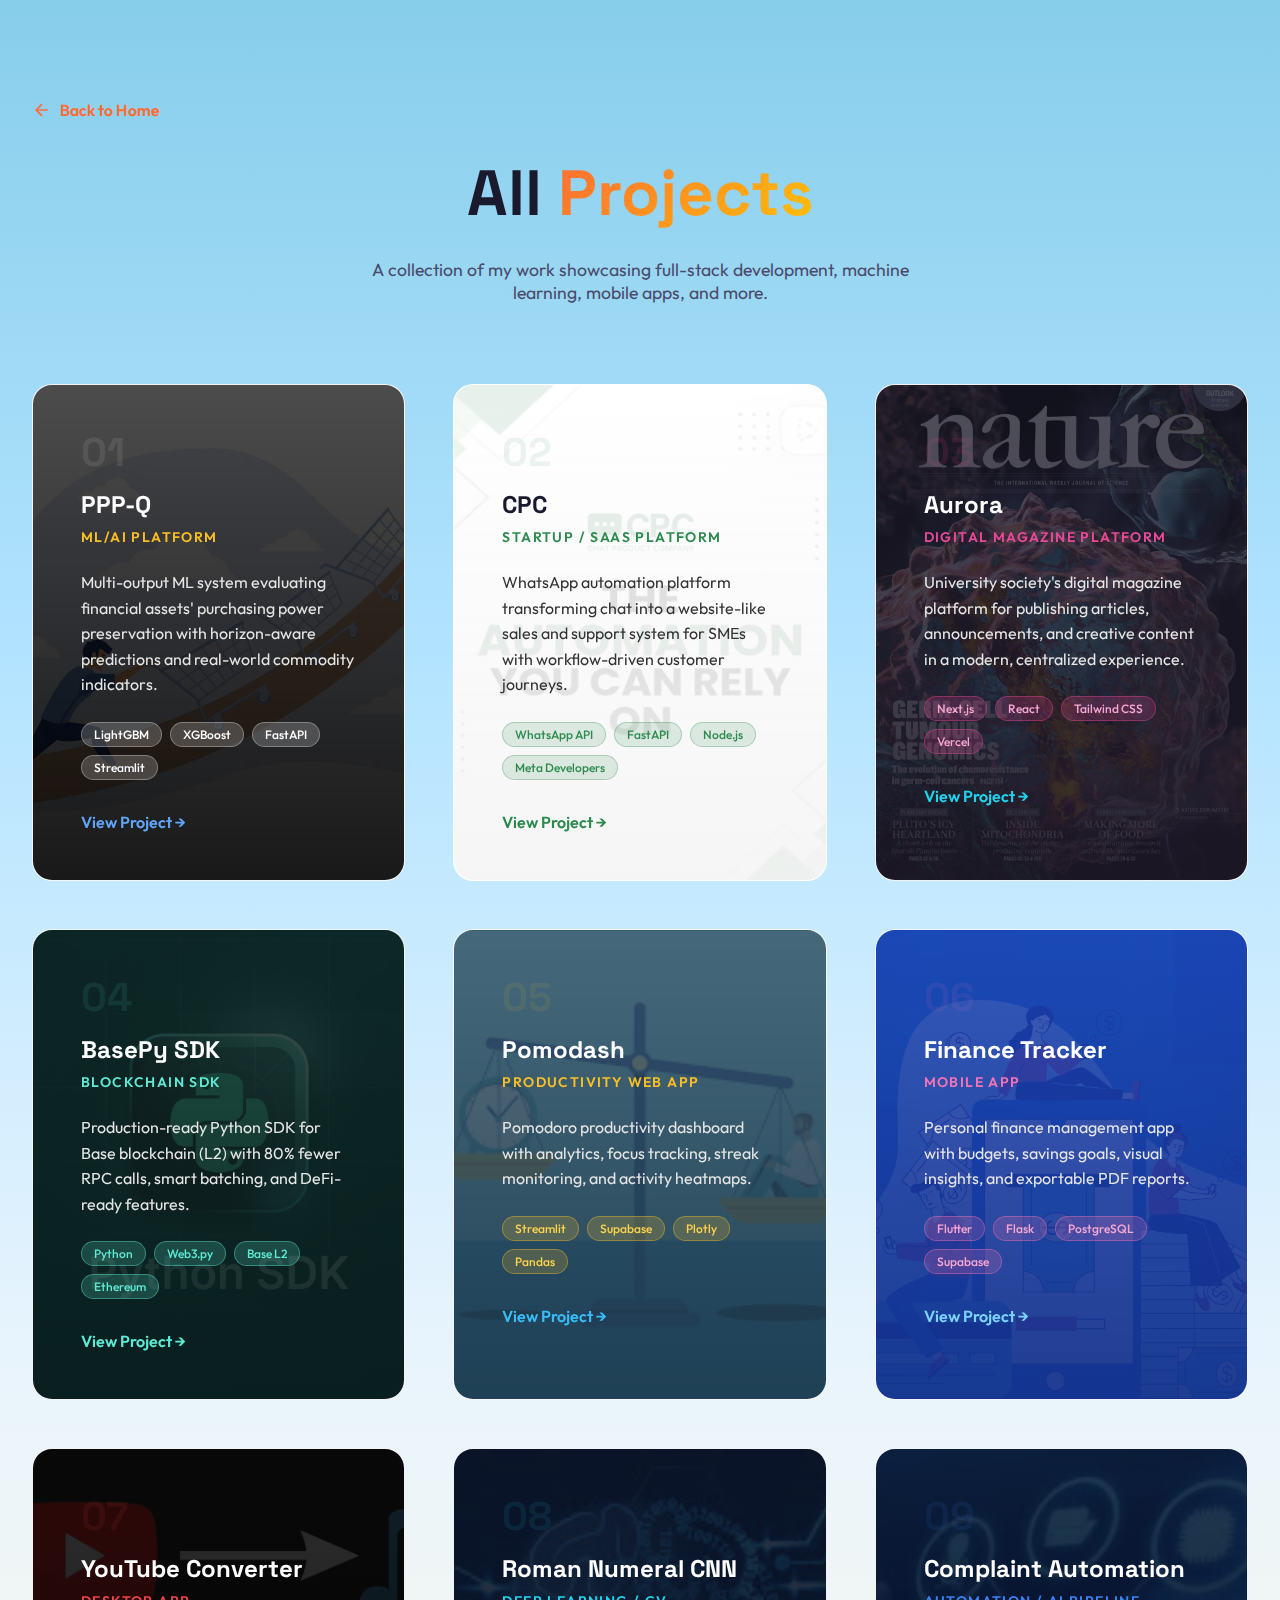
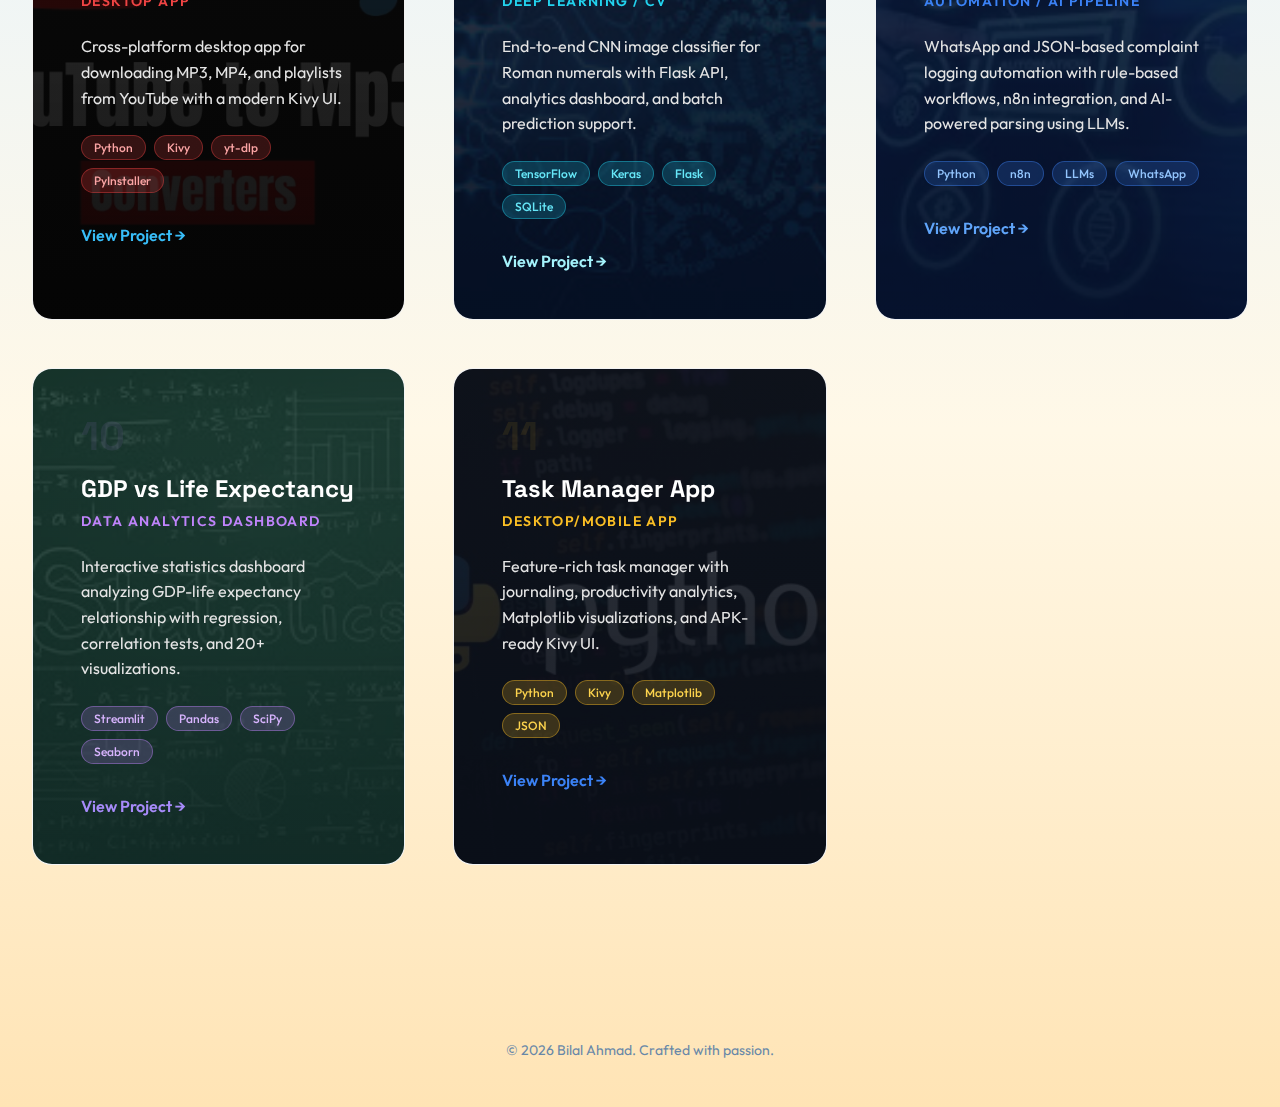
<file: projects.html>
<!DOCTYPE html>
<html lang="en">

<head>
    <meta charset="UTF-8">
    <meta name="viewport" content="width=device-width, initial-scale=1.0">
    <meta name="description" content="Bilal Ahmad's Projects - View all my creative development work">
    <meta name="keywords" content="Bilal Ahmad, Projects, Portfolio, Web Developer">
    <meta name="author" content="Bilal Ahmad">
    <meta name="theme-color" content="#0a0a0f">

    <title>Projects | Bilal Ahmad</title>

    <!-- Google Fonts -->
    <link rel="preconnect" href="https://fonts.googleapis.com">
    <link rel="preconnect" href="https://fonts.gstatic.com" crossorigin>
    <link
        href="https://fonts.googleapis.com/css2?family=Outfit:wght@300;400;500;600;700;800&family=Space+Grotesk:wght@400;500;600;700&display=swap"
        rel="stylesheet">

    <!-- Styles -->
    <link rel="stylesheet" href="css/styles.css">
    <style>
        /* Projects Page Specific Styles */
        .projects-page {
            min-height: 100vh;
            padding: var(--space-xl) var(--space-lg);
            padding-top: 100px;
        }

        .projects-header {
            text-align: center;
            margin-bottom: var(--space-2xl);
        }

        .projects-header h1 {
            font-family: var(--font-display);
            font-size: clamp(2.5rem, 8vw, 4rem);
            margin-bottom: var(--space-md);
        }

        .projects-header h1 .accent {
            background: linear-gradient(135deg, var(--accent-primary), var(--accent-secondary));
            -webkit-background-clip: text;
            -webkit-text-fill-color: transparent;
            background-clip: text;
        }

        .projects-header p {
            color: var(--text-secondary);
            font-size: 1.1rem;
            max-width: 600px;
            margin: 0 auto;
        }

        .back-link {
            display: inline-flex;
            align-items: center;
            gap: var(--space-xs);
            color: var(--accent-primary);
            text-decoration: none;
            font-weight: 600;
            margin-bottom: var(--space-lg);
            transition: gap 0.3s ease;
        }

        .back-link:hover {
            gap: var(--space-sm);
        }

        .projects-grid {
            display: grid;
            grid-template-columns: repeat(auto-fit, minmax(350px, 1fr));
            gap: var(--space-xl);
            max-width: 1400px;
            margin: 0 auto;
        }

        @media (max-width: 768px) {
            .projects-grid {
                grid-template-columns: 1fr;
                gap: var(--space-lg);
            }
        }

        /* Static project cards for gallery */
        .gallery-card {
            position: relative;
            background: var(--glass-bg);
            border: 1px solid var(--glass-border);
            border-radius: var(--radius-lg);
            backdrop-filter: blur(20px);
            -webkit-backdrop-filter: blur(20px);
            overflow: hidden;
            transition: transform 0.4s ease, box-shadow 0.4s ease;
        }

        .gallery-card:hover {
            transform: translateY(-10px);
            box-shadow: 0 30px 60px var(--glass-shadow);
        }

        .gallery-card .card-glow {
            position: absolute;
            top: -50%;
            left: -50%;
            width: 200%;
            height: 200%;
            background: radial-gradient(circle, var(--accent-glow) 0%, transparent 70%);
            opacity: 0;
            transition: opacity 0.4s ease;
            pointer-events: none;
        }

        .gallery-card:hover .card-glow {
            opacity: 0.3;
        }

        .gallery-card .card-content {
            position: relative;
            padding: var(--space-xl);
            z-index: 2;
        }

        .gallery-card .project-number {
            display: block;
            font-family: var(--font-display);
            font-size: 2.5rem;
            font-weight: 700;
            color: var(--accent-primary);
            opacity: 0.3;
            line-height: 1;
            margin-bottom: var(--space-sm);
        }

        .gallery-card .project-name {
            font-family: var(--font-display);
            font-size: 1.5rem;
            font-weight: 700;
            color: var(--text-primary);
            margin-bottom: var(--space-xs);
        }

        .gallery-card .project-type {
            font-size: 0.875rem;
            color: var(--accent-primary);
            font-weight: 600;
            text-transform: uppercase;
            letter-spacing: 0.1em;
            margin-bottom: var(--space-md);
        }

        .gallery-card .project-desc {
            font-size: 1rem;
            color: var(--text-secondary);
            line-height: 1.6;
            margin-bottom: var(--space-md);
        }

        .gallery-card .project-tech {
            display: flex;
            flex-wrap: wrap;
            gap: var(--space-xs);
            margin-bottom: var(--space-lg);
        }

        .gallery-card .project-tech span {
            padding: 4px 12px;
            background: var(--shape-color-1);
            border-radius: var(--radius-full);
            font-size: 0.75rem;
            color: var(--text-secondary);
            font-weight: 500;
        }

        .gallery-card .project-link {
            display: inline-flex;
            align-items: center;
            gap: var(--space-xs);
            color: var(--accent-primary);
            font-weight: 600;
            text-decoration: none;
            transition: gap 0.3s ease;
        }

        .gallery-card .project-link:hover {
            gap: var(--space-sm);
        }

        /* Project-specific backgrounds */
        .gallery-card[data-project="1"] {
            background: linear-gradient(to bottom, rgba(0, 0, 0, 0.7), rgba(0, 0, 0, 0.9)), url('assets/pppq.jpg');
            background-size: cover;
            background-position: center;
        }

        .gallery-card[data-project="1"] .project-name {
            color: #ffffff;
        }

        .gallery-card[data-project="1"] .project-type {
            color: #fbbf24;
        }

        .gallery-card[data-project="1"] .project-desc {
            color: #e5e5e5;
        }

        .gallery-card[data-project="1"] .project-tech span {
            background: rgba(255, 255, 255, 0.2);
            color: #fff;
            border: 1px solid rgba(255, 255, 255, 0.3);
        }

        .gallery-card[data-project="1"] .project-link {
            color: #60a5fa;
        }

        .gallery-card[data-project="1"] .project-number {
            color: rgba(255, 255, 255, 0.3);
        }

        .gallery-card[data-project="2"] {
            background: linear-gradient(to bottom, rgba(255, 255, 255, 0.85), rgba(245, 245, 245, 0.95)), url('assets/cpc.jpeg');
            background-size: cover;
            background-position: center;
        }

        .gallery-card[data-project="2"] .project-name {
            color: #1a1a2e;
        }

        .gallery-card[data-project="2"] .project-type {
            color: #2d8a4e;
        }

        .gallery-card[data-project="2"] .project-desc {
            color: #333;
        }

        .gallery-card[data-project="2"] .project-tech span {
            background: rgba(45, 138, 78, 0.15);
            color: #2d8a4e;
            border: 1px solid rgba(45, 138, 78, 0.3);
        }

        .gallery-card[data-project="2"] .project-link {
            color: #2d8a4e;
        }

        .gallery-card[data-project="2"] .project-number {
            color: rgba(45, 138, 78, 0.3);
        }

        .gallery-card[data-project="3"] {
            background: linear-gradient(to bottom, rgba(20, 20, 35, 0.75), rgba(30, 25, 40, 0.9)), url('assets/aurora.webp');
            background-size: cover;
            background-position: center top;
        }

        .gallery-card[data-project="3"] .project-name {
            color: #ffffff;
        }

        .gallery-card[data-project="3"] .project-type {
            color: #ec4899;
        }

        .gallery-card[data-project="3"] .project-desc {
            color: #e5e5e5;
        }

        .gallery-card[data-project="3"] .project-tech span {
            background: rgba(236, 72, 153, 0.2);
            color: #f9a8d4;
            border: 1px solid rgba(236, 72, 153, 0.4);
        }

        .gallery-card[data-project="3"] .project-link {
            color: #22d3ee;
        }

        .gallery-card[data-project="3"] .project-number {
            color: rgba(236, 72, 153, 0.4);
        }

        .gallery-card[data-project="4"] {
            background: linear-gradient(to bottom, rgba(15, 35, 35, 0.8), rgba(10, 30, 30, 0.95)), url('assets/basepy.webp');
            background-size: cover;
            background-position: center;
        }

        .gallery-card[data-project="4"] .project-name {
            color: #ffffff;
        }

        .gallery-card[data-project="4"] .project-type {
            color: #5eead4;
        }

        .gallery-card[data-project="4"] .project-desc {
            color: #e5e5e5;
        }

        .gallery-card[data-project="4"] .project-tech span {
            background: rgba(94, 234, 212, 0.2);
            color: #5eead4;
            border: 1px solid rgba(94, 234, 212, 0.4);
        }

        .gallery-card[data-project="4"] .project-link {
            color: #5eead4;
        }

        .gallery-card[data-project="4"] .project-number {
            color: rgba(94, 234, 212, 0.3);
        }

        .gallery-card[data-project="5"] {
            background: linear-gradient(to bottom, rgba(50, 80, 100, 0.8), rgba(30, 60, 80, 0.95)), url('assets/pomodash.png');
            background-size: cover;
            background-position: center;
        }

        .gallery-card[data-project="5"] .project-name {
            color: #ffffff;
        }

        .gallery-card[data-project="5"] .project-type {
            color: #fbbf24;
        }

        .gallery-card[data-project="5"] .project-desc {
            color: #e5e5e5;
        }

        .gallery-card[data-project="5"] .project-tech span {
            background: rgba(251, 191, 36, 0.2);
            color: #fcd34d;
            border: 1px solid rgba(251, 191, 36, 0.4);
        }

        .gallery-card[data-project="5"] .project-link {
            color: #38bdf8;
        }

        .gallery-card[data-project="5"] .project-number {
            color: rgba(251, 191, 36, 0.3);
        }

        .gallery-card[data-project="6"] {
            background: linear-gradient(to bottom, rgba(30, 64, 175, 0.85), rgba(20, 50, 140, 0.95)), url('assets/financetracker.webp');
            background-size: cover;
            background-position: center;
        }

        .gallery-card[data-project="6"] .project-name {
            color: #ffffff;
        }

        .gallery-card[data-project="6"] .project-type {
            color: #f472b6;
        }

        .gallery-card[data-project="6"] .project-desc {
            color: #e5e5e5;
        }

        .gallery-card[data-project="6"] .project-tech span {
            background: rgba(244, 114, 182, 0.2);
            color: #f9a8d4;
            border: 1px solid rgba(244, 114, 182, 0.4);
        }

        .gallery-card[data-project="6"] .project-link {
            color: #7dd3fc;
        }

        .gallery-card[data-project="6"] .project-number {
            color: rgba(244, 114, 182, 0.3);
        }

        .gallery-card[data-project="7"] {
            background: linear-gradient(to bottom, rgba(10, 10, 10, 0.85), rgba(5, 5, 5, 0.95)), url('assets/ytmp3.webp');
            background-size: cover;
            background-position: center;
        }

        .gallery-card[data-project="7"] .project-name {
            color: #ffffff;
        }

        .gallery-card[data-project="7"] .project-type {
            color: #ef4444;
        }

        .gallery-card[data-project="7"] .project-desc {
            color: #e5e5e5;
        }

        .gallery-card[data-project="7"] .project-tech span {
            background: rgba(239, 68, 68, 0.2);
            color: #fca5a5;
            border: 1px solid rgba(239, 68, 68, 0.4);
        }

        .gallery-card[data-project="7"] .project-link {
            color: #38bdf8;
        }

        .gallery-card[data-project="7"] .project-number {
            color: rgba(239, 68, 68, 0.3);
        }

        .gallery-card[data-project="8"] {
            background: linear-gradient(to bottom, rgba(10, 20, 40, 0.85), rgba(5, 15, 35, 0.95)), url('assets/cnn.jpeg');
            background-size: cover;
            background-position: center;
        }

        .gallery-card[data-project="8"] .project-name {
            color: #ffffff;
        }

        .gallery-card[data-project="8"] .project-type {
            color: #22d3ee;
        }

        .gallery-card[data-project="8"] .project-desc {
            color: #e5e5e5;
        }

        .gallery-card[data-project="8"] .project-tech span {
            background: rgba(34, 211, 238, 0.2);
            color: #67e8f9;
            border: 1px solid rgba(34, 211, 238, 0.4);
        }

        .gallery-card[data-project="8"] .project-link {
            color: #a5f3fc;
        }

        .gallery-card[data-project="8"] .project-number {
            color: rgba(34, 211, 238, 0.3);
        }

        /* Project 9 - Complaint Automation */
        .gallery-card[data-project="9"] {
            background: linear-gradient(to bottom, rgba(10, 25, 50, 0.85), rgba(5, 15, 40, 0.95)), url('assets/automation.jpeg');
            background-size: cover;
            background-position: center;
        }

        .gallery-card[data-project="9"] .project-name {
            color: #ffffff;
        }

        .gallery-card[data-project="9"] .project-type {
            color: #3b82f6;
        }

        .gallery-card[data-project="9"] .project-desc {
            color: #e5e5e5;
        }

        .gallery-card[data-project="9"] .project-tech span {
            background: rgba(59, 130, 246, 0.2);
            color: #93c5fd;
            border: 1px solid rgba(59, 130, 246, 0.4);
        }

        .gallery-card[data-project="9"] .project-link {
            color: #60a5fa;
        }

        .gallery-card[data-project="9"] .project-number {
            color: rgba(59, 130, 246, 0.3);
        }

        /* Project 10 - GDP Life Expectancy Dashboard */
        .gallery-card[data-project="10"] {
            background: linear-gradient(to bottom, rgba(20, 50, 40, 0.85), rgba(15, 40, 35, 0.95)), url('assets/stats.jpeg');
            background-size: cover;
            background-position: center;
        }

        .gallery-card[data-project="10"] .project-name {
            color: #ffffff;
        }

        .gallery-card[data-project="10"] .project-type {
            color: #c084fc;
        }

        .gallery-card[data-project="10"] .project-desc {
            color: #e5e5e5;
        }

        .gallery-card[data-project="10"] .project-tech span {
            background: rgba(192, 132, 252, 0.2);
            color: #d8b4fe;
            border: 1px solid rgba(192, 132, 252, 0.4);
        }

        .gallery-card[data-project="10"] .project-link {
            color: #a78bfa;
        }

        .gallery-card[data-project="10"] .project-number {
            color: rgba(192, 132, 252, 0.3);
        }

        /* Project 11 - Task Manager App */
        .gallery-card[data-project="11"] {
            background: linear-gradient(to bottom, rgba(15, 20, 30, 0.85), rgba(10, 15, 25, 0.95)), url('assets/taskm.jpg');
            background-size: cover;
            background-position: center;
        }

        .gallery-card[data-project="11"] .project-name {
            color: #ffffff;
        }

        .gallery-card[data-project="11"] .project-type {
            color: #fbbf24;
        }

        .gallery-card[data-project="11"] .project-desc {
            color: #e5e5e5;
        }

        .gallery-card[data-project="11"] .project-tech span {
            background: rgba(251, 191, 36, 0.2);
            color: #fcd34d;
            border: 1px solid rgba(251, 191, 36, 0.4);
        }

        .gallery-card[data-project="11"] .project-link {
            color: #3b82f6;
        }

        .gallery-card[data-project="11"] .project-number {
            color: rgba(251, 191, 36, 0.3);
        }

        .site-footer {
            margin-top: var(--space-2xl);
        }
    </style>
</head>

<body>
    <main class="projects-page">
        <a href="index.html" class="back-link">
            <svg width="20" height="20" viewBox="0 0 24 24" fill="none" stroke="currentColor" stroke-width="2">
                <path d="M19 12H5M12 19l-7-7 7-7" />
            </svg>
            Back to Home
        </a>

        <header class="projects-header">
            <h1>All <span class="accent">Projects</span></h1>
            <p>A collection of my work showcasing full-stack development, machine learning, mobile apps, and more.</p>
        </header>

        <div class="projects-grid">
            <!-- Project 1 -->
            <article class="gallery-card" data-project="1">
                <div class="card-glow"></div>
                <div class="card-content">
                    <span class="project-number">01</span>
                    <h3 class="project-name">PPP-Q</h3>
                    <p class="project-type">ML/AI Platform</p>
                    <p class="project-desc">Multi-output ML system evaluating financial assets' purchasing power
                        preservation with horizon-aware predictions and real-world commodity indicators.</p>
                    <div class="project-tech">
                        <span>LightGBM</span>
                        <span>XGBoost</span>
                        <span>FastAPI</span>
                        <span>Streamlit</span>
                    </div>
                    <a href="https://purchasingpower.streamlit.app/" target="_blank" rel="noopener noreferrer"
                        class="project-link">View Project
                        →</a>
                </div>
            </article>

            <!-- Project 2 -->
            <article class="gallery-card" data-project="2">
                <div class="card-glow"></div>
                <div class="card-content">
                    <span class="project-number">02</span>
                    <h3 class="project-name">CPC</h3>
                    <p class="project-type">Startup / SaaS Platform</p>
                    <p class="project-desc">WhatsApp automation platform transforming chat into a website-like sales and
                        support system for SMEs with workflow-driven customer journeys.</p>
                    <div class="project-tech">
                        <span>WhatsApp API</span>
                        <span>FastAPI</span>
                        <span>Node.js</span>
                        <span>Meta Developers</span>
                    </div>
                    <a href="https://cpc-nine.vercel.app/" target="_blank" rel="noopener noreferrer"
                        class="project-link">View Project →</a>
                </div>
            </article>

            <!-- Project 3 -->
            <article class="gallery-card" data-project="3">
                <div class="card-glow"></div>
                <div class="card-content">
                    <span class="project-number">03</span>
                    <h3 class="project-name">Aurora</h3>
                    <p class="project-type">Digital Magazine Platform</p>
                    <p class="project-desc">University society's digital magazine platform for publishing articles,
                        announcements, and creative content in a modern, centralized experience.</p>
                    <div class="project-tech">
                        <span>Next.js</span>
                        <span>React</span>
                        <span>Tailwind CSS</span>
                        <span>Vercel</span>
                    </div>
                    <a href="https://aurora-magazine.vercel.app/" target="_blank" rel="noopener noreferrer"
                        class="project-link">View Project
                        →</a>
                </div>
            </article>

            <!-- Project 4 -->
            <article class="gallery-card" data-project="4">
                <div class="card-glow"></div>
                <div class="card-content">
                    <span class="project-number">04</span>
                    <h3 class="project-name">BasePy SDK</h3>
                    <p class="project-type">Blockchain SDK</p>
                    <p class="project-desc">Production-ready Python SDK for Base blockchain (L2) with 80% fewer RPC
                        calls, smart batching, and DeFi-ready features.</p>
                    <div class="project-tech">
                        <span>Python</span>
                        <span>Web3.py</span>
                        <span>Base L2</span>
                        <span>Ethereum</span>
                    </div>
                    <a href="https://github.com/bilalahmadsheikh/basepy" target="_blank" rel="noopener noreferrer"
                        class="project-link">View
                        Project →</a>
                </div>
            </article>

            <!-- Project 5 -->
            <article class="gallery-card" data-project="5">
                <div class="card-glow"></div>
                <div class="card-content">
                    <span class="project-number">05</span>
                    <h3 class="project-name">Pomodash</h3>
                    <p class="project-type">Productivity Web App</p>
                    <p class="project-desc">Pomodoro productivity dashboard with analytics, focus tracking, streak
                        monitoring, and activity heatmaps.</p>
                    <div class="project-tech">
                        <span>Streamlit</span>
                        <span>Supabase</span>
                        <span>Plotly</span>
                        <span>Pandas</span>
                    </div>
                    <a href="https://pomodash.streamlit.app/" target="_blank" rel="noopener noreferrer"
                        class="project-link">View Project →</a>
                </div>
            </article>

            <!-- Project 6 -->
            <article class="gallery-card" data-project="6">
                <div class="card-glow"></div>
                <div class="card-content">
                    <span class="project-number">06</span>
                    <h3 class="project-name">Finance Tracker</h3>
                    <p class="project-type">Mobile App</p>
                    <p class="project-desc">Personal finance management app with budgets, savings goals, visual
                        insights, and exportable PDF reports.</p>
                    <div class="project-tech">
                        <span>Flutter</span>
                        <span>Flask</span>
                        <span>PostgreSQL</span>
                        <span>Supabase</span>
                    </div>
                    <a href="https://github.com/bilalahmadsheikh/Personal-finance-tracker-app" target="_blank"
                        rel="noopener noreferrer" class="project-link">View Project →</a>
                </div>
            </article>

            <!-- Project 7 -->
            <article class="gallery-card" data-project="7">
                <div class="card-glow"></div>
                <div class="card-content">
                    <span class="project-number">07</span>
                    <h3 class="project-name">YouTube Converter</h3>
                    <p class="project-type">Desktop App</p>
                    <p class="project-desc">Cross-platform desktop app for downloading MP3, MP4, and playlists from
                        YouTube with a modern Kivy UI.</p>
                    <div class="project-tech">
                        <span>Python</span>
                        <span>Kivy</span>
                        <span>yt-dlp</span>
                        <span>PyInstaller</span>
                    </div>
                    <a href="https://github.com/bilalahmadsheikh/YouTube-Converter" target="_blank"
                        rel="noopener noreferrer" class="project-link">View Project →</a>
                </div>
            </article>

            <!-- Project 8 -->
            <article class="gallery-card" data-project="8">
                <div class="card-glow"></div>
                <div class="card-content">
                    <span class="project-number">08</span>
                    <h3 class="project-name">Roman Numeral CNN</h3>
                    <p class="project-type">Deep Learning / CV</p>
                    <p class="project-desc">End-to-end CNN image classifier for Roman numerals with Flask API, analytics
                        dashboard, and batch prediction support.</p>
                    <div class="project-tech">
                        <span>TensorFlow</span>
                        <span>Keras</span>
                        <span>Flask</span>
                        <span>SQLite</span>
                    </div>
                    <a href="https://github.com/bilalahmadsheikh/Image_Classifier_CNN" target="_blank"
                        rel="noopener noreferrer" class="project-link">View Project →</a>
                </div>
            </article>
            <!-- Project 9 - Projects page only -->
            <article class="gallery-card" data-project="9">
                <div class="card-glow"></div>
                <div class="card-content">
                    <span class="project-number">09</span>
                    <h3 class="project-name">Complaint Automation</h3>
                    <p class="project-type">Automation / AI Pipeline</p>
                    <p class="project-desc">WhatsApp and JSON-based complaint logging automation with rule-based
                        workflows, n8n integration, and AI-powered parsing using LLMs.</p>
                    <div class="project-tech">
                        <span>Python</span>
                        <span>n8n</span>
                        <span>LLMs</span>
                        <span>WhatsApp</span>
                    </div>
                    <a href="https://github.com/bilalahmadsheikh/Complaint-Automation" target="_blank"
                        rel="noopener noreferrer" class="project-link">View Project →</a>
                </div>
            </article>

            <!-- Project 10 - Projects page only -->
            <article class="gallery-card" data-project="10">
                <div class="card-glow"></div>
                <div class="card-content">
                    <span class="project-number">10</span>
                    <h3 class="project-name">GDP vs Life Expectancy</h3>
                    <p class="project-type">Data Analytics Dashboard</p>
                    <p class="project-desc">Interactive statistics dashboard analyzing GDP-life expectancy relationship
                        with regression, correlation tests, and 20+ visualizations.</p>
                    <div class="project-tech">
                        <span>Streamlit</span>
                        <span>Pandas</span>
                        <span>SciPy</span>
                        <span>Seaborn</span>
                    </div>
                    <a href="https://lnkd.in/e2i_asyF" target="_blank" rel="noopener noreferrer"
                        class="project-link">View Project →</a>
                </div>
            </article>

            <!-- Project 11 - Projects page only -->
            <article class="gallery-card" data-project="11">
                <div class="card-glow"></div>
                <div class="card-content">
                    <span class="project-number">11</span>
                    <h3 class="project-name">Task Manager App</h3>
                    <p class="project-type">Desktop/Mobile App</p>
                    <p class="project-desc">Feature-rich task manager with journaling, productivity analytics,
                        Matplotlib visualizations, and APK-ready Kivy UI.</p>
                    <div class="project-tech">
                        <span>Python</span>
                        <span>Kivy</span>
                        <span>Matplotlib</span>
                        <span>JSON</span>
                    </div>
                    <a href="https://github.com/bilalahmadsheikh/Task-Manager-App" target="_blank"
                        rel="noopener noreferrer" class="project-link">View Project →</a>
                </div>
            </article>
        </div>
    </main>

    <footer class="site-footer">
        <p>© 2026 Bilal Ahmad. Crafted with passion.</p>
    </footer>

    <script>
        // Apply saved theme on page load
        const savedTheme = localStorage.getItem('portfolio-theme-override');
        const timeBasedTheme = (() => {
            const hour = new Date().getHours();
            return (hour >= 6 && hour < 18) ? 'light' : 'dark';
        })();
        const theme = savedTheme || timeBasedTheme;
        document.documentElement.setAttribute('data-theme', theme);
    </script>
</body>

</html>
</file>
<file: css/styles.css>
/* ========================================
   BILAL AHMAD'S PORTFOLIO - STYLES
   Premium Dark/Light Theme System
======================================== */

/* Accessibility - Skip Link */
.skip-link {
    position: absolute;
    top: -100%;
    left: 50%;
    transform: translateX(-50%);
    background: var(--accent-primary, #6366f1);
    color: white;
    padding: 1rem 2rem;
    border-radius: var(--radius-md);
    z-index: 10000;
    text-decoration: none;
    font-weight: 600;
    transition: top 0.3s ease;
}

.skip-link:focus {
    top: 1rem;
    outline: 3px solid var(--accent-primary, #6366f1);
    outline-offset: 3px;
}

/* CSS Custom Properties - Theme Tokens */
:root {
    /* Typography */
    --font-primary: 'Outfit', sans-serif;
    --font-display: 'Space Grotesk', sans-serif;

    /* Transitions */
    --transition-theme: 0.8s cubic-bezier(0.4, 0, 0.2, 1);
    --transition-fast: 0.3s ease;
    --transition-bounce: 0.5s cubic-bezier(0.68, -0.55, 0.265, 1.55);

    /* Spacing */
    --space-xs: 0.5rem;
    --space-sm: 1rem;
    --space-md: 1.5rem;
    --space-lg: 2rem;
    --space-xl: 3rem;
    --space-2xl: 5rem;

    /* Border Radius */
    --radius-sm: 8px;
    --radius-md: 12px;
    --radius-lg: 20px;
    --radius-full: 9999px;
}

/* Light Theme (Default - Day Mode) - BRIGHT */
[data-theme="light"] {
    --bg-primary: #f0f8ff;
    --bg-secondary: #ffffff;
    --bg-gradient-start: #87ceeb;
    --bg-gradient-end: #fffacd;

    --text-primary: #1a1a2e;
    --text-secondary: #4a4a6a;
    --text-muted: #6888a8;

    --accent-primary: #ff6b35;
    --accent-secondary: #ffc107;
    --accent-glow: rgba(255, 107, 53, 0.5);

    --glass-bg: rgba(255, 255, 255, 0.85);
    --glass-border: rgba(255, 255, 255, 0.95);
    --glass-shadow: rgba(0, 0, 0, 0.08);

    --shape-color-1: rgba(255, 107, 53, 0.15);
    --shape-color-2: rgba(255, 193, 7, 0.2);
    --shape-color-3: rgba(135, 206, 235, 0.15);
}

/* Dark Theme (Night Mode) */
[data-theme="dark"] {
    --bg-primary: #0a0a0f;
    --bg-secondary: #12121a;
    --bg-gradient-start: #0f0f1a;
    --bg-gradient-end: #1a1a2e;

    --text-primary: #f0f0f5;
    --text-secondary: #b8b8d0;
    --text-muted: #6868a0;

    --accent-primary: #818cf8;
    --accent-secondary: #a78bfa;
    --accent-glow: rgba(129, 140, 248, 0.4);

    --glass-bg: rgba(18, 18, 26, 0.8);
    --glass-border: rgba(255, 255, 255, 0.1);
    --glass-shadow: rgba(0, 0, 0, 0.5);

    --shape-color-1: rgba(129, 140, 248, 0.1);
    --shape-color-2: rgba(167, 139, 250, 0.15);
    --shape-color-3: rgba(236, 72, 153, 0.1);
}

/* Initial Loading State - Pitch Black */
.theme-loading {
    --bg-primary: #000000;
    --bg-secondary: #000000;
    --bg-gradient-start: #000000;
    --bg-gradient-end: #000000;
    --text-primary: #000000;
    --text-secondary: #000000;
}

/* ========================================
   BASE STYLES
======================================== */
*,
*::before,
*::after {
    margin: 0;
    padding: 0;
    box-sizing: border-box;
}

html {
    font-size: 16px;
    scroll-behavior: smooth;
}

body {
    font-family: var(--font-primary);
    background: linear-gradient(135deg, var(--bg-gradient-start), var(--bg-gradient-end));
    color: var(--text-primary);
    min-height: 100vh;
    overflow-x: hidden;
    transition:
        background var(--transition-theme),
        color var(--transition-theme);
}

/* ========================================
   THREE.JS CANVAS
======================================== */
#three-canvas {
    position: fixed;
    top: 0;
    left: 0;
    width: 100%;
    height: 100%;
    z-index: 300;
    pointer-events: auto;
    /* JS will toggle this based on scroll position */
}

/* ========================================
   SUNRISE OVERLAY
======================================== */
#sunrise-overlay {
    position: fixed;
    top: 0;
    left: 0;
    width: 100%;
    height: 100%;
    background: radial-gradient(circle at 85% 15%, transparent 0%, #000000 0%);
    z-index: 50;
    pointer-events: none;
    opacity: 1;
    transition: none;
}

#sunrise-overlay.revealed {
    opacity: 0;
    transition: opacity 0.5s ease-out;
}

/* ========================================
   PARALLAX BACKGROUND SYSTEM
======================================== */
#parallax-container {
    position: fixed;
    top: 0;
    left: 0;
    width: 100%;
    height: 100%;
    z-index: 1;
    pointer-events: none;
    overflow: hidden;
}

.parallax-layer {
    position: absolute;
    top: 0;
    left: 0;
    width: 100%;
    height: 100%;
    will-change: transform;
}

/* === LAYER: FAR (Stars/Distant Clouds) === */
.layer-far {
    z-index: 1;
}

.stars-container {
    position: absolute;
    width: 100%;
    height: 100%;
    opacity: 0;
    transition: opacity 1s ease;
}

[data-theme="dark"] .stars-container {
    opacity: 1;
}

.star {
    position: absolute;
    background: #ffffff;
    border-radius: 50%;
    animation: twinkle 3s ease-in-out infinite;
}

@keyframes twinkle {

    0%,
    100% {
        opacity: 0.3;
        transform: scale(1);
    }

    50% {
        opacity: 1;
        transform: scale(1.2);
    }
}

/* Far clouds for light theme */
.clouds-container {
    position: absolute;
    width: 100%;
    height: 100%;
    opacity: 0;
    transition: opacity 1s ease;
}

[data-theme="light"] .clouds-container {
    opacity: 1;
}

.cloud {
    position: absolute;
    background: rgba(255, 255, 255, 0.6);
    border-radius: 50%;
    filter: blur(30px);
    animation: cloudDrift 60s linear infinite;
}

@keyframes cloudDrift {
    0% {
        transform: translateX(-100px);
    }

    100% {
        transform: translateX(100vw);
    }
}

/* === LAYER: MID (Nebula/Clouds) === */
.layer-mid {
    z-index: 2;
}

.nebula-container {
    position: absolute;
    width: 100%;
    height: 100%;
    opacity: 0;
    transition: opacity 1s ease;
}

[data-theme="dark"] .nebula-container {
    opacity: 1;
    background:
        radial-gradient(ellipse at 20% 30%, rgba(88, 28, 135, 0.25) 0%, transparent 50%),
        radial-gradient(ellipse at 80% 70%, rgba(30, 58, 138, 0.2) 0%, transparent 50%),
        radial-gradient(ellipse at 50% 50%, rgba(76, 29, 149, 0.15) 0%, transparent 60%);
}

#clouds-mid .cloud {
    background: rgba(255, 255, 255, 0.4);
    filter: blur(50px);
    animation-duration: 80s;
}

/* === LAYER: NEAR (Particles/Shooting Stars) === */
.layer-near {
    z-index: 3;
}

.particles-container {
    position: absolute;
    width: 100%;
    height: 100%;
}

.particle {
    position: absolute;
    border-radius: 50%;
    pointer-events: none;
}

/* Light theme particles - golden dust */
[data-theme="light"] .particle {
    background: rgba(255, 200, 100, 0.6);
    box-shadow: 0 0 6px rgba(255, 180, 80, 0.4);
}

/* Dark theme particles - stardust */
[data-theme="dark"] .particle {
    background: rgba(200, 200, 255, 0.7);
    box-shadow: 0 0 4px rgba(150, 150, 255, 0.5);
}

.shooting-star {
    position: absolute;
    width: 100px;
    height: 2px;
    background: linear-gradient(90deg, rgba(255, 255, 255, 0.8), transparent);
    opacity: 0;
    transform: rotate(-45deg);
}

[data-theme="dark"] .shooting-star {
    animation: shootingStar 4s ease-out infinite;
}

@keyframes shootingStar {
    0% {
        opacity: 0;
        transform: translateX(0) translateY(0) rotate(-45deg);
    }

    5% {
        opacity: 1;
    }

    30% {
        opacity: 0;
        transform: translateX(300px) translateY(300px) rotate(-45deg);
    }

    100% {
        opacity: 0;
    }
}

/* === LAYER: HORIZON (Mountains/Aurora) === */
.layer-horizon {
    z-index: 4;
    bottom: 0;
    top: auto;
    height: 40%;
}

.mountains-container {
    position: absolute;
    bottom: 0;
    width: 100%;
    height: 100%;
    opacity: 0;
    transition: opacity 1s ease;
}

[data-theme="light"] .mountains-container {
    opacity: 1;
}

.mountains {
    position: absolute;
    bottom: 0;
    width: 100%;
    height: 100%;
}

.mountain {
    transition: fill 0.8s ease;
}

.mountain-back {
    fill: rgba(180, 160, 140, 0.3);
}

.mountain-front {
    fill: rgba(160, 140, 120, 0.4);
}

[data-theme="light"] .mountain-back {
    fill: rgba(200, 180, 160, 0.25);
}

[data-theme="light"] .mountain-front {
    fill: rgba(180, 160, 140, 0.35);
}

/* Aurora for dark theme */
.aurora-container {
    position: absolute;
    bottom: 20%;
    width: 100%;
    height: 60%;
    opacity: 0;
    transition: opacity 1s ease;
    overflow: hidden;
}

[data-theme="dark"] .aurora-container {
    opacity: 1;
}

.aurora {
    position: absolute;
    width: 200%;
    height: 200px;
    left: -50%;
    filter: blur(60px);
    animation: auroraWave 15s ease-in-out infinite;
}

.aurora-1 {
    top: 0;
    background: linear-gradient(90deg,
            transparent,
            rgba(34, 197, 94, 0.15),
            rgba(59, 130, 246, 0.15),
            rgba(139, 92, 246, 0.15),
            transparent);
    animation-delay: 0s;
}

.aurora-2 {
    top: 50px;
    background: linear-gradient(90deg,
            transparent,
            rgba(139, 92, 246, 0.1),
            rgba(34, 197, 94, 0.1),
            transparent);
    animation-delay: -5s;
}

@keyframes auroraWave {

    0%,
    100% {
        transform: translateX(-10%) scaleY(1);
    }

    50% {
        transform: translateX(10%) scaleY(1.3);
    }
}

/* ========================================
   ATMOSPHERIC GRADIENTS (per theme)
======================================== */
[data-theme="light"] body {
    background:
        linear-gradient(180deg,
            #87CEEB 0%,
            #B4E4FF 25%,
            #E8F4FD 50%,
            #FFF8E7 75%,
            #FFE4B5 100%);
}

[data-theme="dark"] body {
    background:
        linear-gradient(180deg,
            #050510 0%,
            #0a0a1a 30%,
            #0f0f25 60%,
            #1a1a35 100%);
}

/* ========================================
   LOADING OVERLAY
======================================== */
.loading-overlay {
    position: fixed;
    top: 0;
    left: 0;
    width: 100%;
    height: 100%;
    background: #000000;
    display: flex;
    align-items: center;
    justify-content: center;
    z-index: 9999;
    opacity: 1;
    visibility: visible;
    transition: opacity 0.6s ease, visibility 0.6s ease;
}

.loading-overlay.hidden {
    opacity: 0;
    visibility: hidden;
    pointer-events: none;
}

.loading-content {
    text-align: center;
}

.loading-spinner {
    width: 60px;
    height: 60px;
    border: 3px solid rgba(255, 255, 255, 0.1);
    border-top-color: var(--accent-primary, #ff6b35);
    border-radius: 50%;
    animation: loadingSpin 1s linear infinite;
    margin: 0 auto 1.5rem;
}

@keyframes loadingSpin {
    to {
        transform: rotate(360deg);
    }
}

.loading-text {
    color: #ffffff;
    font-size: 0.875rem;
    font-weight: 500;
    letter-spacing: 0.15em;
    text-transform: uppercase;
    opacity: 0.7;
}

/* ========================================
   LOADER (legacy)
======================================== */
#loader {
    position: fixed;
    top: 0;
    left: 0;
    width: 100%;
    height: 100%;
    background: #000000;
    display: flex;
    align-items: center;
    justify-content: center;
    z-index: 1000;
    transition: opacity 0.5s ease, visibility 0.5s ease;
}

#loader.hidden {
    opacity: 0;
    visibility: hidden;
    pointer-events: none;
}

.loader-content {
    text-align: center;
}

.loader-spinner {
    width: 60px;
    height: 60px;
    border: 3px solid rgba(255, 255, 255, 0.1);
    border-top-color: #ff6b35;
    border-radius: 50%;
    animation: spin 1s linear infinite;
    margin: 0 auto var(--space-md);
}

@keyframes spin {
    to {
        transform: rotate(360deg);
    }
}

.loader-text {
    color: #ffffff;
    font-size: 1rem;
    font-weight: 500;
    letter-spacing: 0.1em;
    text-transform: uppercase;
    opacity: 0.8;
}

/* ========================================
   MAIN CONTENT
======================================== */
#main-content {
    position: relative;
    z-index: 400;
    min-height: 100vh;
    display: flex;
    flex-direction: column;
    pointer-events: none;
    opacity: 0;
    transform: translateY(20px);
    transition:
        opacity 1s ease,
        transform 1s ease;
}

#main-content.visible {
    opacity: 1;
    transform: translateY(0);
}

/* ========================================
   HERO SECTION
======================================== */
.hero {
    flex: 1;
    display: flex;
    align-items: center;
    justify-content: center;
    padding: var(--space-lg);
    position: relative;
}

.hero-content {
    text-align: center;
    max-width: 800px;
    pointer-events: auto;
}

.hero-greeting {
    display: block;
    font-size: clamp(0.875rem, 2vw, 1.125rem);
    font-weight: 500;
    color: var(--text-muted);
    text-transform: uppercase;
    letter-spacing: 0.3em;
    margin-bottom: var(--space-sm);
    opacity: 0;
    animation: fadeInUp 0.8s ease forwards;
    animation-delay: 3s;
}

.hero-title {
    font-family: var(--font-display);
    font-size: clamp(3rem, 12vw, 8rem);
    font-weight: 800;
    line-height: 1;
    margin-bottom: var(--space-md);
}

.title-line {
    display: block;
    opacity: 0;
    animation: fadeInUp 0.8s ease forwards;
}

.title-line:nth-child(1) {
    animation-delay: 3.2s;
}

.title-line:nth-child(2) {
    animation-delay: 3.4s;
}

.title-accent {
    background: linear-gradient(135deg, var(--accent-primary), var(--accent-secondary));
    -webkit-background-clip: text;
    -webkit-text-fill-color: transparent;
    background-clip: text;
}

.hero-tagline {
    font-size: clamp(1rem, 3vw, 1.5rem);
    color: var(--text-secondary);
    margin-bottom: var(--space-xl);
    opacity: 0;
    animation: fadeInUp 0.8s ease forwards;
    animation-delay: 3.6s;
}

.hero-cta {
    display: flex;
    gap: var(--space-md);
    justify-content: center;
    flex-wrap: wrap;
    opacity: 0;
    animation: fadeInUp 0.8s ease forwards;
    animation-delay: 3.8s;
}

@keyframes fadeInUp {
    from {
        opacity: 0;
        transform: translateY(30px);
    }

    to {
        opacity: 1;
        transform: translateY(0);
    }
}

/* ========================================
   BUTTONS
======================================== */
.btn {
    display: inline-flex;
    align-items: center;
    gap: var(--space-xs);
    padding: var(--space-sm) var(--space-lg);
    font-family: var(--font-primary);
    font-size: 1rem;
    font-weight: 600;
    border: none;
    border-radius: var(--radius-full);
    cursor: pointer;
    transition: all var(--transition-fast);
    text-decoration: none;
    pointer-events: auto;
    position: relative;
    z-index: 200;
}

.btn-primary {
    background: linear-gradient(135deg, var(--accent-primary), var(--accent-secondary));
    color: #ffffff;
    box-shadow: 0 4px 20px var(--accent-glow);
}

.btn-primary:hover {
    transform: translateY(-2px);
    box-shadow: 0 8px 30px var(--accent-glow);
}

.btn-primary:active {
    transform: translateY(0);
}

.btn-ghost {
    background: var(--glass-bg);
    color: var(--text-primary);
    border: 1px solid var(--glass-border);
    backdrop-filter: blur(10px);
}

.btn-ghost:hover {
    background: var(--glass-border);
    transform: translateY(-2px);
}

/* ========================================
   SOCIAL LINKS
======================================== */
.social-links {
    display: flex;
    justify-content: center;
    gap: var(--space-md);
    margin-top: var(--space-lg);
    pointer-events: auto;
}

.social-btn {
    display: flex;
    align-items: center;
    justify-content: center;
    width: 44px;
    height: 44px;
    border-radius: 50%;
    background: var(--glass-bg);
    border: 1px solid var(--glass-border);
    color: var(--text-secondary);
    transition: all var(--transition-fast);
    backdrop-filter: blur(10px);
    -webkit-backdrop-filter: blur(10px);
}

.social-btn:hover {
    transform: translateY(-3px);
    box-shadow: 0 10px 30px var(--glass-shadow);
}

.social-btn svg {
    transition: fill var(--transition-theme);
}

/* Dark theme social buttons */
[data-theme="dark"] .social-btn:hover {
    background: rgba(129, 140, 248, 0.2);
    border-color: var(--accent-primary);
    color: var(--accent-primary);
}

/* Light theme social buttons */
[data-theme="light"] .social-btn:hover {
    background: rgba(255, 107, 53, 0.1);
    border-color: var(--accent-primary);
    color: var(--accent-primary);
}

/* ========================================
   FLOATING SHAPES
======================================== */
.floating-shapes {
    position: absolute;
    top: 0;
    left: 0;
    width: 100%;
    height: 100%;
    pointer-events: none;
    overflow: hidden;
}

.shape {
    position: absolute;
    border-radius: 50%;
    filter: blur(80px);
    opacity: 0.6;
    animation: float 20s ease-in-out infinite;
}

.shape-1 {
    width: 400px;
    height: 400px;
    background: var(--shape-color-1);
    top: -10%;
    left: -5%;
    animation-delay: 0s;
}

.shape-2 {
    width: 300px;
    height: 300px;
    background: var(--shape-color-2);
    bottom: 10%;
    right: -5%;
    animation-delay: -7s;
}

.shape-3 {
    width: 250px;
    height: 250px;
    background: var(--shape-color-3);
    top: 50%;
    left: 50%;
    transform: translate(-50%, -50%);
    animation-delay: -14s;
}

@keyframes float {

    0%,
    100% {
        transform: translate(0, 0) scale(1);
    }

    25% {
        transform: translate(30px, -30px) scale(1.05);
    }

    50% {
        transform: translate(-20px, 20px) scale(0.95);
    }

    75% {
        transform: translate(-30px, -20px) scale(1.02);
    }
}

/* ========================================
   THEME HINT
======================================== */
.theme-hint {
    position: fixed;
    bottom: var(--space-lg);
    left: 50%;
    transform: translateX(-50%);
    padding: var(--space-sm) var(--space-md);
    background: var(--glass-bg);
    border: 1px solid var(--glass-border);
    border-radius: var(--radius-full);
    backdrop-filter: blur(10px);
    font-size: 0.875rem;
    color: var(--text-secondary);
    opacity: 0;
    transition: opacity var(--transition-fast);
    pointer-events: auto;
}

.theme-hint.visible {
    opacity: 1;
}

.theme-hint strong {
    color: var(--accent-primary);
}

/* ========================================
   RESPONSIVE DESIGN
======================================== */
@media (max-width: 768px) {
    .hero {
        padding: var(--space-md);
    }

    .hero-cta {
        flex-direction: column;
        align-items: center;
    }

    .btn {
        width: 100%;
        max-width: 280px;
        justify-content: center;
    }

    .shape {
        filter: blur(60px);
    }

    .shape-1 {
        width: 250px;
        height: 250px;
    }

    .shape-2 {
        width: 200px;
        height: 200px;
    }

    .shape-3 {
        width: 150px;
        height: 150px;
    }
}

@media (max-width: 480px) {
    html {
        font-size: 14px;
    }

    .theme-hint {
        font-size: 0.75rem;
        padding: var(--space-xs) var(--space-sm);
    }
}

/* ========================================
   ACCESSIBILITY
======================================== */
@media (prefers-reduced-motion: reduce) {

    *,
    *::before,
    *::after {
        animation-duration: 0.01ms !important;
        animation-iteration-count: 1 !important;
        transition-duration: 0.01ms !important;
    }
}

/* Focus States */
.btn:focus-visible {
    outline: 2px solid var(--accent-primary);
    outline-offset: 4px;
}

/* ========================================
   SCROLL INDICATOR
======================================== */
.scroll-indicator {
    position: fixed;
    bottom: 80px;
    left: 50%;
    transform: translateX(-50%);
    display: flex;
    flex-direction: column;
    align-items: center;
    gap: var(--space-xs);
    opacity: 0;
    animation: fadeInUp 0.8s ease forwards;
    animation-delay: 4.5s;
    z-index: 20;
    pointer-events: auto;
}

.scroll-indicator span {
    font-size: 0.75rem;
    color: var(--text-muted);
    text-transform: uppercase;
    letter-spacing: 0.2em;
}

.scroll-arrow {
    width: 24px;
    height: 24px;
    border-right: 2px solid var(--accent-primary);
    border-bottom: 2px solid var(--accent-primary);
    transform: rotate(45deg);
    animation: scrollBounce 2s ease-in-out infinite;
}

@keyframes scrollBounce {

    0%,
    100% {
        transform: rotate(45deg) translateY(0);
    }

    50% {
        transform: rotate(45deg) translateY(10px);
    }
}

/* ========================================
   PROJECTS SECTION
======================================== */
#projects-section {
    position: relative;
    z-index: 15;
    pointer-events: auto;
    /* Clean transparent background - inherits from body */
    background: transparent;
    /* GPU acceleration hints */
    will-change: contents;
    contain: layout style;
}

/* Light theme - Cinematic Golden Hour Road Journey */
[data-theme="light"] #projects-section {
    background:
        /* Sun rays emanating from horizon */
        repeating-conic-gradient(from 0deg at 50% 45%,
            rgba(255, 200, 100, 0.03) 0deg,
            transparent 3deg,
            transparent 12deg),
        /* Lens flare / sun glow at horizon center */
        radial-gradient(ellipse 80% 40% at 50% 55%,
            rgba(255, 180, 80, 0.25) 0%,
            rgba(255, 160, 60, 0.15) 20%,
            rgba(255, 140, 40, 0.08) 40%,
            transparent 70%),
        /* Atmospheric haze layer */
        radial-gradient(ellipse 120% 60% at 50% 50%,
            rgba(255, 220, 180, 0.2) 0%,
            rgba(255, 200, 150, 0.1) 50%,
            transparent 80%),
        /* Distant mountain layers with depth */
        linear-gradient(180deg,
            transparent 0%,
            transparent 55%,
            rgba(120, 100, 90, 0.08) 58%,
            rgba(140, 110, 95, 0.12) 62%,
            rgba(160, 130, 110, 0.18) 66%,
            rgba(140, 115, 100, 0.15) 70%,
            rgba(120, 100, 85, 0.1) 74%,
            transparent 78%),
        /* Road center line */
        linear-gradient(180deg,
            transparent 0%,
            transparent 70%,
            rgba(255, 255, 200, 0.3) 72%,
            rgba(255, 255, 200, 0.5) 75%,
            rgba(255, 255, 200, 0.3) 78%,
            transparent 82%,
            transparent 100%),
        /* Warm sunset/golden hour sky gradient */
        linear-gradient(180deg,
            #7EC8E3 0%,
            /* Soft sky blue */
            #A8D8EA 10%,
            /* Light azure */
            #FFE6CC 25%,
            /* Warm cream */
            #FFDAB9 35%,
            /* Peach */
            #FFB87A 45%,
            /* Golden orange */
            #FF9B50 55%,
            /* Deep orange */
            #E8A87C 65%,
            /* Dusty sunset */
            #D4956A 75%,
            /* Warm earth */
            #C4A882 85%,
            /* Road dust */
            #A68B6A 95%,
            /* Distant ground */
            #8B7355 100%
            /* Dark ground */
        );
}

/* Dark theme - Transparent to continue body background with overlay effects */
[data-theme="dark"] #projects-section {
    background: transparent;
    position: relative;
}

/* Add cosmic overlay effects on top of the continued background */
[data-theme="dark"] #projects-section::before {
    content: '';
    position: absolute;
    top: 0;
    left: 0;
    width: 100%;
    height: 100%;
    pointer-events: none;
    z-index: 0;
    background:
        /* Dense star field overlay */
        radial-gradient(1px 1px at 5% 10%, rgba(255, 255, 255, 0.9) 0%, transparent 100%),
        radial-gradient(1.5px 1.5px at 12% 25%, rgba(200, 220, 255, 0.8) 0%, transparent 100%),
        radial-gradient(1px 1px at 18% 8%, rgba(255, 255, 255, 0.7) 0%, transparent 100%),
        radial-gradient(2px 2px at 25% 18%, rgba(180, 200, 255, 0.9) 0%, transparent 100%),
        radial-gradient(1px 1px at 32% 30%, rgba(255, 255, 255, 0.6) 0%, transparent 100%),
        radial-gradient(1px 1px at 40% 5%, rgba(255, 255, 255, 0.8) 0%, transparent 100%),
        radial-gradient(1.5px 1.5px at 48% 22%, rgba(200, 180, 255, 0.7) 0%, transparent 100%),
        radial-gradient(1px 1px at 55% 12%, rgba(255, 255, 255, 0.75) 0%, transparent 100%),
        radial-gradient(2px 2px at 62% 28%, rgba(180, 220, 255, 0.85) 0%, transparent 100%),
        radial-gradient(1px 1px at 70% 8%, rgba(255, 255, 255, 0.65) 0%, transparent 100%),
        radial-gradient(1px 1px at 78% 20%, rgba(255, 255, 255, 0.7) 0%, transparent 100%),
        radial-gradient(1.5px 1.5px at 85% 15%, rgba(200, 200, 255, 0.8) 0%, transparent 100%),
        radial-gradient(1px 1px at 92% 25%, rgba(255, 255, 255, 0.6) 0%, transparent 100%),
        radial-gradient(1px 1px at 8% 40%, rgba(255, 255, 255, 0.5) 0%, transparent 100%),
        radial-gradient(1px 1px at 22% 45%, rgba(255, 255, 255, 0.6) 0%, transparent 100%),
        radial-gradient(1px 1px at 35% 38%, rgba(255, 255, 255, 0.55) 0%, transparent 100%),
        radial-gradient(1px 1px at 65% 42%, rgba(255, 255, 255, 0.5) 0%, transparent 100%),
        radial-gradient(1px 1px at 88% 35%, rgba(255, 255, 255, 0.6) 0%, transparent 100%),
        /* Shooting star trails */
        linear-gradient(135deg,
            transparent 0%,
            transparent 45%,
            rgba(255, 255, 255, 0.12) 45.5%,
            transparent 46%,
            transparent 100%),
        linear-gradient(155deg,
            transparent 0%,
            transparent 62%,
            rgba(200, 220, 255, 0.08) 62.5%,
            transparent 63%,
            transparent 100%),
        /* Purple/blue cosmic glow accents */
        radial-gradient(ellipse 50% 30% at 20% 30%, rgba(129, 140, 248, 0.1) 0%, transparent 70%),
        radial-gradient(ellipse 40% 25% at 75% 45%, rgba(167, 139, 250, 0.08) 0%, transparent 70%),
        radial-gradient(ellipse 60% 35% at 50% 60%, rgba(139, 92, 246, 0.06) 0%, transparent 70%),
        /* Deep space nebula clouds */
        radial-gradient(ellipse at 15% 25%, rgba(88, 28, 135, 0.12) 0%, transparent 50%),
        radial-gradient(ellipse at 80% 40%, rgba(30, 58, 138, 0.1) 0%, transparent 50%),
        radial-gradient(ellipse at 45% 70%, rgba(76, 29, 149, 0.08) 0%, transparent 55%);
}


/* Project Intro - Batman Logo + Title Side by Side */
.project-intro {
    min-height: 70vh;
    display: flex;
    align-items: center;
    justify-content: center;
    position: relative;
}

/* Intro container - logo left, title right */
.intro-container {
    display: flex;
    flex-direction: row;
    align-items: center;
    justify-content: center;
    gap: 2rem;
    opacity: 1;
    transform: scale(1);
    transition: opacity 0.5s ease, transform 0.5s ease;
    /* GPU acceleration */
    will-change: transform, opacity;
}

.intro-container.hidden {
    opacity: 0;
    transform: scale(0.8);
}

/* Batman Logo */
.batman-logo {
    width: clamp(150px, 25vw, 300px);
    height: auto;
    color: var(--text-primary);
    opacity: 0.9;
    transition: color var(--transition-theme), opacity 0.3s ease;
}

.batman-logo svg {
    width: 100%;
    height: auto;
    display: block;
}

.batman-logo:hover {
    opacity: 1;
}

[data-theme="dark"] .batman-logo {
    color: var(--text-primary);
    filter: drop-shadow(0 0 20px rgba(129, 140, 248, 0.3));
}

[data-theme="light"] .batman-logo {
    color: var(--text-primary);
    filter: drop-shadow(0 0 15px rgba(255, 107, 53, 0.2));
}

.projects-title-wrapper {
    text-align: left;
}

.projects-title {
    font-family: var(--font-display);
    font-size: clamp(3rem, 10vw, 6rem);
    margin: 0;
    line-height: 1.1;
    /* Text shadow for visibility over dark logo backdrop */
    text-shadow: 0 0 20px rgba(255, 255, 255, 0.8),
        0 0 40px rgba(255, 255, 255, 0.6),
        2px 2px 4px rgba(0, 0, 0, 0.3);
}

.projects-title .title-reveal {
    display: block;
    opacity: 1;
    transform: none;
}

.projects-title .title-accent {
    color: var(--accent-primary);
    text-shadow: 0 0 20px var(--accent-primary),
        0 0 40px var(--accent-primary),
        2px 2px 4px rgba(0, 0, 0, 0.3);
}

/* Road Scene - Moving Road Effect */
.road-scene {
    position: relative;
    min-height: 850vh;
    overflow: visible;
    margin-top: -15vh;
}

/* Mobile: reduce road scene height */
@media (max-width: 768px) {
    .road-scene {
        min-height: 500vh;
        margin-top: -25vh;
    }
}

@media (max-width: 480px) {
    .road-scene {
        min-height: 400vh;
        margin-top: -30vh;
    }
}

.road-wrapper {
    position: fixed;
    bottom: 0;
    left: 0;
    width: 100%;
    height: 180px;
    pointer-events: none;
    z-index: 20;
    opacity: 0;
    transform: translateY(100%);
}

.road-wrapper.visible {
    opacity: 1;
    transform: translateY(0);
}

#road-container {
    width: 100%;
    height: 100%;
}

/* Batmobile - Fixed at bottom, starts from left, moves right */
#batmobile-container {
    position: fixed;
    bottom: 10px;
    left: 0;
    width: 400px;
    height: 180px;
    pointer-events: none;
    z-index: 25;
    opacity: 0;
    /* GPU acceleration for smooth transitions */
    will-change: transform, opacity, left;
}

#batmobile-container.visible {
    opacity: 1;
}

/* Tablet responsive */
@media (max-width: 1024px) {
    #batmobile-container {
        width: 320px;
        height: 140px;
        bottom: 10px;
    }
}

/* Mobile responsive */
@media (max-width: 768px) {
    #batmobile-container {
        width: 240px;
        height: 100px;
        bottom: 5px;
    }
}

@media (max-width: 480px) {
    #batmobile-container {
        width: 180px;
        height: 80px;
        bottom: 5px;
    }
}

/* Landmarks Container - creates scroll height for horizontal effect */
.landmarks-container {
    position: relative;
    height: 800vh;
    /* Long scroll area for all 8 projects */
    padding: 0;
    pointer-events: none;
}

/* Mobile: reduce landmarks height */
@media (max-width: 768px) {
    .landmarks-container {
        height: 450vh;
    }
}

@media (max-width: 480px) {
    .landmarks-container {
        height: 350vh;
    }
}

/* Project Landmark - FIXED on screen, animated with transform */
.project-landmark {
    position: fixed !important;
    top: 50% !important;
    left: 0 !important;
    right: auto !important;
    bottom: auto !important;
    width: 420px;
    max-width: 85vw;
    max-height: 70vh;
    overflow-y: auto;
    padding: var(--space-lg);
    z-index: 250 !important;
    /* Higher z-index to be above batmobile and clickable */
    pointer-events: none;
    background: var(--glass-bg);
    border: 1px solid var(--glass-border);
    border-radius: var(--radius-lg);
    backdrop-filter: blur(20px);
    -webkit-backdrop-filter: blur(20px);
    will-change: transform, opacity;
    transition: none;
    /* No CSS transition - JS handles animation */
    transform: translateX(100vw) translateY(-50%);
    opacity: 0;
}

/* Show active project */
.project-landmark.active {
    pointer-events: auto !important;
}

/* Hide landmark markers for cleaner horizontal scroll */
.landmark-marker {
    display: none;
}

/* Tablet responsive */
@media (max-width: 1024px) {
    .landmarks-container {
        height: 700vh;
    }

    .project-landmark {
        width: 380px;
        max-height: 55vh;
    }
}

/* Mobile responsive */
@media (max-width: 768px) {
    .landmarks-container {
        height: 600vh;
    }

    .project-landmark {
        width: 200px;
        padding: 0.25rem;
        max-height: 70vh;
        /* DO NOT use !important on transform - it blocks JS animation */
        overflow-y: visible;
    }

    .project-card {
        overflow: visible;
    }

    .card-content {
        padding: 0.4rem;
    }

    .project-number {
        font-size: 0.9rem;
        margin-bottom: 0.1rem;
        opacity: 0.15;
    }

    .project-name {
        font-size: 0.8rem;
        margin-bottom: 0.1rem;
    }

    .project-type {
        font-size: 0.5rem;
        margin-bottom: 0.15rem;
    }

    .project-desc {
        font-size: 0.6rem;
        line-height: 1.25;
        margin-bottom: 0.2rem;
        /* Limit description to 2 lines */
        display: -webkit-box;
        -webkit-line-clamp: 2;
        line-clamp: 2;
        -webkit-box-orient: vertical;
        overflow: hidden;
    }

    .project-tech {
        margin-bottom: 0.3rem;
        gap: 0.15rem;
    }

    .project-tech span {
        font-size: 0.45rem;
        padding: 1px 4px;
    }

    .project-link {
        font-size: 0.6rem;
        padding-top: 0.1rem;
    }
}

@media (max-width: 480px) {
    .landmarks-container {
        height: 500vh;
    }

    .project-landmark {
        width: 180px;
        padding: 0.2rem;
        max-height: 65vh;
        /* DO NOT use !important on transform - it blocks JS animation */
    }

    .card-content {
        padding: 0.35rem;
    }

    .project-number {
        font-size: 0.75rem;
        margin-bottom: 0.05rem;
        opacity: 0.1;
    }

    .project-name {
        font-size: 0.7rem;
        margin-bottom: 0.08rem;
    }

    .project-type {
        font-size: 0.45rem;
        margin-bottom: 0.1rem;
    }

    .project-desc {
        font-size: 0.55rem;
        line-height: 1.2;
        margin-bottom: 0.15rem;
        -webkit-line-clamp: 2;
        line-clamp: 2;
    }

    .project-tech {
        gap: 0.1rem;
        margin-bottom: 0.2rem;
    }

    .project-tech span {
        font-size: 0.4rem;
        padding: 1px 3px;
    }

    .project-link {
        font-size: 0.55rem;
    }
}

.landmark-marker::before {
    content: '';
    position: absolute;
    top: 50%;
    left: 50%;
    transform: translate(-50%, -50%);
    width: 40px;
    height: 40px;
    border: 2px solid var(--accent-primary);
    border-radius: 50%;
    opacity: 0.5;
    animation: pulse 2s ease-in-out infinite;
}

@keyframes pulse {

    0%,
    100% {
        transform: translate(-50%, -50%) scale(1);
        opacity: 0.5;
    }

    50% {
        transform: translate(-50%, -50%) scale(1.5);
        opacity: 0;
    }
}

/* Project Card */
.project-card {
    position: relative;
    width: 100%;
    max-width: 450px;
    background: var(--glass-bg);
    border: 1px solid var(--glass-border);
    border-radius: var(--radius-lg);
    backdrop-filter: blur(20px);
    -webkit-backdrop-filter: blur(20px);
    overflow: hidden;
    transition: transform 0.4s ease, box-shadow 0.4s ease;
    /* GPU acceleration for smooth animations */
    will-change: transform, opacity;
    transform: translateZ(0);
    backface-visibility: hidden;
}

.project-card:hover {
    transform: translateY(-10px);
    box-shadow: 0 30px 60px var(--glass-shadow);
}

.card-glow {
    position: absolute;
    top: -50%;
    left: -50%;
    width: 200%;
    height: 200%;
    background: radial-gradient(circle, var(--accent-glow) 0%, transparent 70%);
    opacity: 0;
    transition: opacity 0.4s ease;
    pointer-events: none;
}

.project-card:hover .card-glow {
    opacity: 0.3;
}

.card-content {
    position: relative;
    padding: var(--space-xl);
    z-index: 2;
}

.project-number {
    display: block;
    font-family: var(--font-display);
    font-size: 3rem;
    font-weight: 700;
    color: var(--accent-primary);
    opacity: 0.3;
    line-height: 1;
    margin-bottom: var(--space-sm);
}

.project-name {
    font-family: var(--font-display);
    font-size: 1.75rem;
    font-weight: 700;
    color: var(--text-primary);
    margin-bottom: var(--space-xs);
}

.project-type {
    font-size: 0.875rem;
    color: var(--accent-primary);
    font-weight: 600;
    text-transform: uppercase;
    letter-spacing: 0.1em;
    margin-bottom: var(--space-md);
}

.project-desc {
    font-size: 1rem;
    color: var(--text-secondary);
    line-height: 1.6;
    margin-bottom: var(--space-md);
}

.project-tech {
    display: flex;
    flex-wrap: wrap;
    gap: var(--space-xs);
    margin-bottom: var(--space-lg);
}

.project-tech span {
    padding: 4px 12px;
    background: var(--shape-color-1);
    border-radius: var(--radius-full);
    font-size: 0.75rem;
    color: var(--text-secondary);
    font-weight: 500;
}

.project-link {
    display: inline-flex;
    align-items: center;
    gap: var(--space-xs);
    color: var(--accent-primary);
    font-weight: 600;
    text-decoration: none;
    transition: gap 0.3s ease;
    pointer-events: auto;
    position: relative;
    z-index: 300;
    cursor: pointer;
}

.project-link:hover {
    gap: var(--space-sm);
}

/* First project background image */
.project-landmark[data-project="1"] .project-card {
    background: linear-gradient(to bottom, rgba(0, 0, 0, 0.7), rgba(0, 0, 0, 0.9)), url('../assets/pppq.jpg');
    background-size: cover;
    background-position: center;
}

.project-landmark[data-project="1"] .card-content {
    background: transparent;
}

/* High contrast text for project 1 */
.project-landmark[data-project="1"] .project-name {
    color: #ffffff;
    text-shadow: 0 2px 4px rgba(0, 0, 0, 0.5);
}

.project-landmark[data-project="1"] .project-type {
    color: #fbbf24;
    text-shadow: 0 1px 2px rgba(0, 0, 0, 0.5);
}

.project-landmark[data-project="1"] .project-desc {
    color: #e5e5e5;
    text-shadow: 0 1px 2px rgba(0, 0, 0, 0.5);
}

.project-landmark[data-project="1"] .project-tech span {
    background: rgba(255, 255, 255, 0.2);
    color: #ffffff;
    border: 1px solid rgba(255, 255, 255, 0.3);
}

.project-landmark[data-project="1"] .project-link {
    color: #60a5fa;
    text-shadow: 0 1px 2px rgba(0, 0, 0, 0.5);
}

.project-landmark[data-project="1"] .project-number {
    color: rgba(255, 255, 255, 0.3);
}

/* Second project (CPC) background image - light background with green accents */
.project-landmark[data-project="2"] .project-card {
    background: linear-gradient(to bottom, rgba(255, 255, 255, 0.85), rgba(245, 245, 245, 0.95)), url('../assets/cpc.jpeg');
    background-size: cover;
    background-position: center;
}

.project-landmark[data-project="2"] .card-content {
    background: transparent;
}

/* Dark text for project 2 (light background) */
.project-landmark[data-project="2"] .project-name {
    color: #1a1a2e;
    text-shadow: none;
}

.project-landmark[data-project="2"] .project-type {
    color: #2d8a4e;
    text-shadow: none;
}

.project-landmark[data-project="2"] .project-desc {
    color: #333333;
    text-shadow: none;
}

.project-landmark[data-project="2"] .project-tech span {
    background: rgba(45, 138, 78, 0.15);
    color: #2d8a4e;
    border: 1px solid rgba(45, 138, 78, 0.3);
}

.project-landmark[data-project="2"] .project-link {
    color: #2d8a4e;
    text-shadow: none;
}

.project-landmark[data-project="2"] .project-number {
    color: rgba(45, 138, 78, 0.3);
}

/* Third project (Aurora) background image - dark magazine cover */
.project-landmark[data-project="3"] .project-card {
    background: linear-gradient(to bottom, rgba(20, 20, 35, 0.75), rgba(30, 25, 40, 0.9)), url('../assets/aurora.webp');
    background-size: cover;
    background-position: center top;
}

.project-landmark[data-project="3"] .card-content {
    background: transparent;
}

/* Light text for project 3 (dark background) */
.project-landmark[data-project="3"] .project-name {
    color: #ffffff;
    text-shadow: 0 2px 4px rgba(0, 0, 0, 0.5);
}

.project-landmark[data-project="3"] .project-type {
    color: #ec4899;
    text-shadow: 0 1px 2px rgba(0, 0, 0, 0.5);
}

.project-landmark[data-project="3"] .project-desc {
    color: #e5e5e5;
    text-shadow: 0 1px 2px rgba(0, 0, 0, 0.5);
}

.project-landmark[data-project="3"] .project-tech span {
    background: rgba(236, 72, 153, 0.2);
    color: #f9a8d4;
    border: 1px solid rgba(236, 72, 153, 0.4);
}

.project-landmark[data-project="3"] .project-link {
    color: #22d3ee;
    text-shadow: 0 1px 2px rgba(0, 0, 0, 0.5);
}

.project-landmark[data-project="3"] .project-number {
    color: rgba(236, 72, 153, 0.4);
}

/* Fourth project (BasePy SDK) background image - dark teal with mint green */
.project-landmark[data-project="4"] .project-card {
    background: linear-gradient(to bottom, rgba(15, 35, 35, 0.8), rgba(10, 30, 30, 0.95)), url('../assets/basepy.webp');
    background-size: cover;
    background-position: center;
}

.project-landmark[data-project="4"] .card-content {
    background: transparent;
}

/* Mint green text for project 4 (dark teal background) */
.project-landmark[data-project="4"] .project-name {
    color: #ffffff;
    text-shadow: 0 2px 4px rgba(0, 0, 0, 0.5);
}

.project-landmark[data-project="4"] .project-type {
    color: #5eead4;
    text-shadow: 0 1px 2px rgba(0, 0, 0, 0.5);
}

.project-landmark[data-project="4"] .project-desc {
    color: #e5e5e5;
    text-shadow: 0 1px 2px rgba(0, 0, 0, 0.5);
}

.project-landmark[data-project="4"] .project-tech span {
    background: rgba(94, 234, 212, 0.2);
    color: #5eead4;
    border: 1px solid rgba(94, 234, 212, 0.4);
}

.project-landmark[data-project="4"] .project-link {
    color: #5eead4;
    text-shadow: 0 1px 2px rgba(0, 0, 0, 0.5);
}

.project-landmark[data-project="4"] .project-number {
    color: rgba(94, 234, 212, 0.3);
}

/* Fifth project (Pomodash) background image - blue/teal productivity theme */
.project-landmark[data-project="5"] .project-card {
    background: linear-gradient(to bottom, rgba(50, 80, 100, 0.8), rgba(30, 60, 80, 0.95)), url('../assets/pomodash.png');
    background-size: cover;
    background-position: center;
}

.project-landmark[data-project="5"] .card-content {
    background: transparent;
}

/* Light text with yellow accents for project 5 */
.project-landmark[data-project="5"] .project-name {
    color: #ffffff;
    text-shadow: 0 2px 4px rgba(0, 0, 0, 0.5);
}

.project-landmark[data-project="5"] .project-type {
    color: #fbbf24;
    text-shadow: 0 1px 2px rgba(0, 0, 0, 0.5);
}

.project-landmark[data-project="5"] .project-desc {
    color: #e5e5e5;
    text-shadow: 0 1px 2px rgba(0, 0, 0, 0.5);
}

.project-landmark[data-project="5"] .project-tech span {
    background: rgba(251, 191, 36, 0.2);
    color: #fcd34d;
    border: 1px solid rgba(251, 191, 36, 0.4);
}

.project-landmark[data-project="5"] .project-link {
    color: #38bdf8;
    text-shadow: 0 1px 2px rgba(0, 0, 0, 0.5);
}

.project-landmark[data-project="5"] .project-number {
    color: rgba(251, 191, 36, 0.3);
}

/* Sixth project (Finance Tracker) background image - blue with pink accents */
.project-landmark[data-project="6"] .project-card {
    background: linear-gradient(to bottom, rgba(30, 64, 175, 0.85), rgba(20, 50, 140, 0.95)), url('../assets/financetracker.webp');
    background-size: cover;
    background-position: center;
}

.project-landmark[data-project="6"] .card-content {
    background: transparent;
}

/* Light text with pink/coral accents for project 6 */
.project-landmark[data-project="6"] .project-name {
    color: #ffffff;
    text-shadow: 0 2px 4px rgba(0, 0, 0, 0.5);
}

.project-landmark[data-project="6"] .project-type {
    color: #f472b6;
    text-shadow: 0 1px 2px rgba(0, 0, 0, 0.5);
}

.project-landmark[data-project="6"] .project-desc {
    color: #e5e5e5;
    text-shadow: 0 1px 2px rgba(0, 0, 0, 0.5);
}

.project-landmark[data-project="6"] .project-tech span {
    background: rgba(244, 114, 182, 0.2);
    color: #f9a8d4;
    border: 1px solid rgba(244, 114, 182, 0.4);
}

.project-landmark[data-project="6"] .project-link {
    color: #7dd3fc;
    text-shadow: 0 1px 2px rgba(0, 0, 0, 0.5);
}

.project-landmark[data-project="6"] .project-number {
    color: rgba(244, 114, 182, 0.3);
}

/* Seventh project (YouTube Converter) background image - dark with red/blue */
.project-landmark[data-project="7"] .project-card {
    background: linear-gradient(to bottom, rgba(10, 10, 10, 0.85), rgba(5, 5, 5, 0.95)), url('../assets/ytmp3.webp');
    background-size: cover;
    background-position: center;
}

.project-landmark[data-project="7"] .card-content {
    background: transparent;
}

/* Light text with YouTube red accents for project 7 */
.project-landmark[data-project="7"] .project-name {
    color: #ffffff;
    text-shadow: 0 2px 4px rgba(0, 0, 0, 0.5);
}

.project-landmark[data-project="7"] .project-type {
    color: #ef4444;
    text-shadow: 0 1px 2px rgba(0, 0, 0, 0.5);
}

.project-landmark[data-project="7"] .project-desc {
    color: #e5e5e5;
    text-shadow: 0 1px 2px rgba(0, 0, 0, 0.5);
}

.project-landmark[data-project="7"] .project-tech span {
    background: rgba(239, 68, 68, 0.2);
    color: #fca5a5;
    border: 1px solid rgba(239, 68, 68, 0.4);
}

.project-landmark[data-project="7"] .project-link {
    color: #38bdf8;
    text-shadow: 0 1px 2px rgba(0, 0, 0, 0.5);
}

.project-landmark[data-project="7"] .project-number {
    color: rgba(239, 68, 68, 0.3);
}

/* Eighth project (Roman Numeral CNN) background image - dark blue neural network */
.project-landmark[data-project="8"] .project-card {
    background: linear-gradient(to bottom, rgba(10, 20, 40, 0.85), rgba(5, 15, 35, 0.95)), url('../assets/cnn.jpeg');
    background-size: cover;
    background-position: center;
}

.project-landmark[data-project="8"] .card-content {
    background: transparent;
}

/* Light text with cyan neural network accents for project 8 */
.project-landmark[data-project="8"] .project-name {
    color: #ffffff;
    text-shadow: 0 2px 4px rgba(0, 0, 0, 0.5);
}

.project-landmark[data-project="8"] .project-type {
    color: #22d3ee;
    text-shadow: 0 1px 2px rgba(0, 0, 0, 0.5);
}

.project-landmark[data-project="8"] .project-desc {
    color: #e5e5e5;
    text-shadow: 0 1px 2px rgba(0, 0, 0, 0.5);
}

.project-landmark[data-project="8"] .project-tech span {
    background: rgba(34, 211, 238, 0.2);
    color: #67e8f9;
    border: 1px solid rgba(34, 211, 238, 0.4);
}

.project-landmark[data-project="8"] .project-link {
    color: #a5f3fc;
    text-shadow: 0 1px 2px rgba(0, 0, 0, 0.5);
}

.project-landmark[data-project="8"] .project-number {
    color: rgba(34, 211, 238, 0.3);
}

/* Projects End */
.projects-end {
    min-height: 50vh;
    display: flex;
    flex-direction: column;
    align-items: center;
    justify-content: center;
    gap: var(--space-lg);
    text-align: center;
}

.projects-end h3 {
    font-family: var(--font-display);
    font-size: 2rem;
    color: var(--text-primary);
}

/* ========================================
   EDUCATION SECTION
======================================== */
.education-section {
    position: relative;
    min-height: 1300vh;
    /* Long section for scroll space - 6 items */
    overflow: hidden;
    background: #000;
    z-index: 500;
}

#space-canvas {
    position: fixed;
    top: 0;
    left: 0;
    width: 100%;
    height: 100%;
    z-index: 0;
    pointer-events: none;
    opacity: 0;
    transition: opacity 0.8s ease;
}

.education-section.active #space-canvas {
    opacity: 1;
}



.education-container {
    position: relative;
    z-index: 10;
    width: 100%;
    min-height: 1300vh;
}

.education-item {
    position: fixed;
    top: 50%;
    left: 50%;
    transform: translate(-50%, -50%);
    width: 100%;
    display: flex;
    justify-content: center;
    align-items: center;
    gap: 8vw;
    opacity: 0;
    pointer-events: none;
    padding: 0 5vw;
    /* GPU acceleration for smooth scrolling */
    will-change: transform, opacity;
    backface-visibility: hidden;
    -webkit-backface-visibility: hidden;
}

.education-item.visible {
    opacity: 1;
    pointer-events: auto;
}

/* Pure text styling - no cards */
.education-left,
.education-right {
    flex: 0 0 auto;
    max-width: 40vw;
    transform-origin: center center;
    /* GPU acceleration */
    will-change: transform;
    backface-visibility: hidden;
    -webkit-backface-visibility: hidden;
}

.education-left {
    text-align: right;
}

.education-right {
    text-align: left;
}

.education-school {
    font-family: var(--font-display);
    font-size: clamp(2rem, 5vw, 4rem);
    font-weight: 800;
    color: #1a1a2e;
    margin-bottom: var(--space-sm);
    text-shadow: 0 2px 4px rgba(0, 0, 0, 0.8), 0 0 40px rgba(129, 140, 248, 0.5);
    letter-spacing: -0.02em;
    line-height: 1.1;
}

.education-degree {
    font-size: clamp(1rem, 2vw, 1.5rem);
    color: #818cf8;
    font-weight: 600;
    margin-bottom: var(--space-xs);
    text-shadow: 0 0 20px rgba(129, 140, 248, 0.5);
}

.education-location {
    font-size: clamp(0.8rem, 1.5vw, 1rem);
    color: #1a1a2e;
    margin-bottom: var(--space-xs);
    text-shadow: 0 1px 3px rgba(0, 0, 0, 0.6);
}

.education-years {
    font-size: clamp(0.9rem, 1.8vw, 1.2rem);
    color: #2a2a4e;
    font-weight: 500;
    font-style: italic;
    text-shadow: 0 1px 3px rgba(0, 0, 0, 0.6);
}

.education-story {
    font-size: clamp(0.9rem, 1.8vw, 1.25rem);
    line-height: 1.8;
    color: #1a1a2e;
    max-width: 500px;
    text-shadow: 0 1px 3px rgba(0, 0, 0, 0.5);
}

.education-story strong {
    color: #a5b4fc;
    font-weight: 600;
}

/* Light theme adjustments */
[data-theme="light"] .education-section {
    background: linear-gradient(to bottom, #0a0a1a, #000);
}

[data-theme="light"] .education-school {
    color: #1a1a2e;
    text-shadow: 0 2px 4px rgba(0, 0, 0, 0.5), 0 0 40px rgba(255, 107, 53, 0.4);
}

[data-theme="light"] .education-degree {
    color: #ff6b35;
    text-shadow: 0 1px 3px rgba(0, 0, 0, 0.4);
}

[data-theme="light"] .education-location,
[data-theme="light"] .education-years {
    color: #3a3a5e;
    text-shadow: 0 1px 2px rgba(0, 0, 0, 0.3);
}

[data-theme="light"] .education-story {
    color: #2a2a4e;
    text-shadow: 0 1px 2px rgba(0, 0, 0, 0.3);
}

[data-theme="light"] .education-story strong {
    color: #ff6b35;
}

/* Mobile responsive - keep side by side, smaller fonts */
@media (max-width: 768px) {
    .education-item {
        flex-direction: row;
        /* Keep side by side */
        gap: var(--space-md);
        padding: var(--space-sm);
    }

    .education-left,
    .education-right {
        max-width: 45vw;
        text-align: left;
    }

    .education-left {
        text-align: right;
    }

    .education-school {
        font-size: 1rem;
    }

    .education-degree {
        font-size: 0.75rem;
    }

    .education-location,
    .education-years {
        font-size: 0.65rem;
    }

    .education-story {
        font-size: 0.7rem;
        line-height: 1.5;
        max-width: 100%;
    }
}

/* ========================================
   ABOUT ME SECTION
======================================== */
.about-section {
    position: relative;
    min-height: 80vh;
    padding: var(--space-3xl) var(--space-xl);
    margin-top: var(--space-3xl);
    background: linear-gradient(135deg, #0f0f1a 0%, #1a1a2e 50%, #16213e 100%);
}

.about-container {
    max-width: 800px;
    margin: 0 auto;
}

/* Header */
.about-header {
    text-align: center;
    margin-bottom: var(--space-2xl);
}

.about-greeting {
    display: block;
    font-size: 1rem;
    color: #818cf8;
    text-transform: uppercase;
    letter-spacing: 0.3em;
    margin-bottom: var(--space-sm);
}

.about-name {
    font-family: var(--font-display);
    font-size: clamp(2.5rem, 6vw, 4rem);
    font-weight: 800;
    background: linear-gradient(135deg, #ffffff 0%, #a5b4fc 50%, #818cf8 100%);
    -webkit-background-clip: text;
    -webkit-text-fill-color: transparent;
    background-clip: text;
    margin-bottom: var(--space-md);
    line-height: 1.1;
}

.about-motto {
    font-size: clamp(1rem, 2vw, 1.2rem);
    color: rgba(255, 255, 255, 0.6);
    font-style: italic;
}

/* Simple flowing text */
.about-text {
    text-align: center;
}

.about-text p {
    font-size: clamp(1rem, 1.8vw, 1.15rem);
    line-height: 1.9;
    color: rgba(255, 255, 255, 0.85);
    margin-bottom: var(--space-lg);
}

.about-text p:last-child {
    margin-bottom: 0;
}

.about-text strong {
    color: #a5b4fc;
    font-weight: 600;
}

/* Light Theme */
[data-theme="light"] .about-section {
    background: linear-gradient(135deg, #fff5f0 0%, #ffeee5 50%, #ffe4d4 100%);
}

[data-theme="light"] .about-greeting {
    color: #ff6b35;
}

[data-theme="light"] .about-name {
    background: linear-gradient(135deg, #1a1a2e 0%, #ff6b35 50%, #ff8c5a 100%);
    -webkit-background-clip: text;
    -webkit-text-fill-color: transparent;
    background-clip: text;
}

[data-theme="light"] .about-motto {
    color: rgba(0, 0, 0, 0.5);
}

[data-theme="light"] .about-text p {
    color: rgba(0, 0, 0, 0.75);
}

[data-theme="light"] .about-text strong {
    color: #ff6b35;
}

/* Mobile */
@media (max-width: 768px) {
    .about-section {
        padding: var(--space-xl) var(--space-md);
        margin-top: var(--space-xl);
    }

    .about-text p {
        font-size: 0.95rem;
        text-align: left;
    }
}

/* Site Footer */
.site-footer {
    padding: var(--space-xl) var(--space-lg);
    text-align: center;
    color: var(--text-muted);
    font-size: 0.875rem;
}

/* ========================================
   PROJECTS RESPONSIVE
======================================== */
@media (max-width: 768px) {
    .project-intro {
        min-height: 50vh;
    }

    .intro-container {
        flex-direction: column;
        gap: 0.75rem;
    }

    .batman-logo {
        width: clamp(100px, 35vw, 150px);
    }

    .projects-title-wrapper {
        text-align: center;
    }

    .project-landmark {
        justify-content: center !important;
    }

    .project-card {
        max-width: 100%;
    }

    .landmark-marker {
        display: none;
    }

    #batmobile-container {
        width: 140px;
        height: 80px;
        left: 5%;
    }

    .projects-title {
        font-size: clamp(1.75rem, 8vw, 2.5rem);
    }

    .road-scene {
        margin-top: -10vh;
    }
}

@media (max-width: 480px) {
    .project-intro {
        min-height: 40vh;
    }

    .intro-container {
        gap: 0.5rem;
    }

    .batman-logo {
        width: clamp(80px, 30vw, 120px);
    }

    #batmobile-container {
        width: 120px;
        height: 65px;
    }

    .projects-title {
        font-size: clamp(1.5rem, 7vw, 2rem);
    }

    .road-scene {
        margin-top: -5vh;
    }
}
</file>
